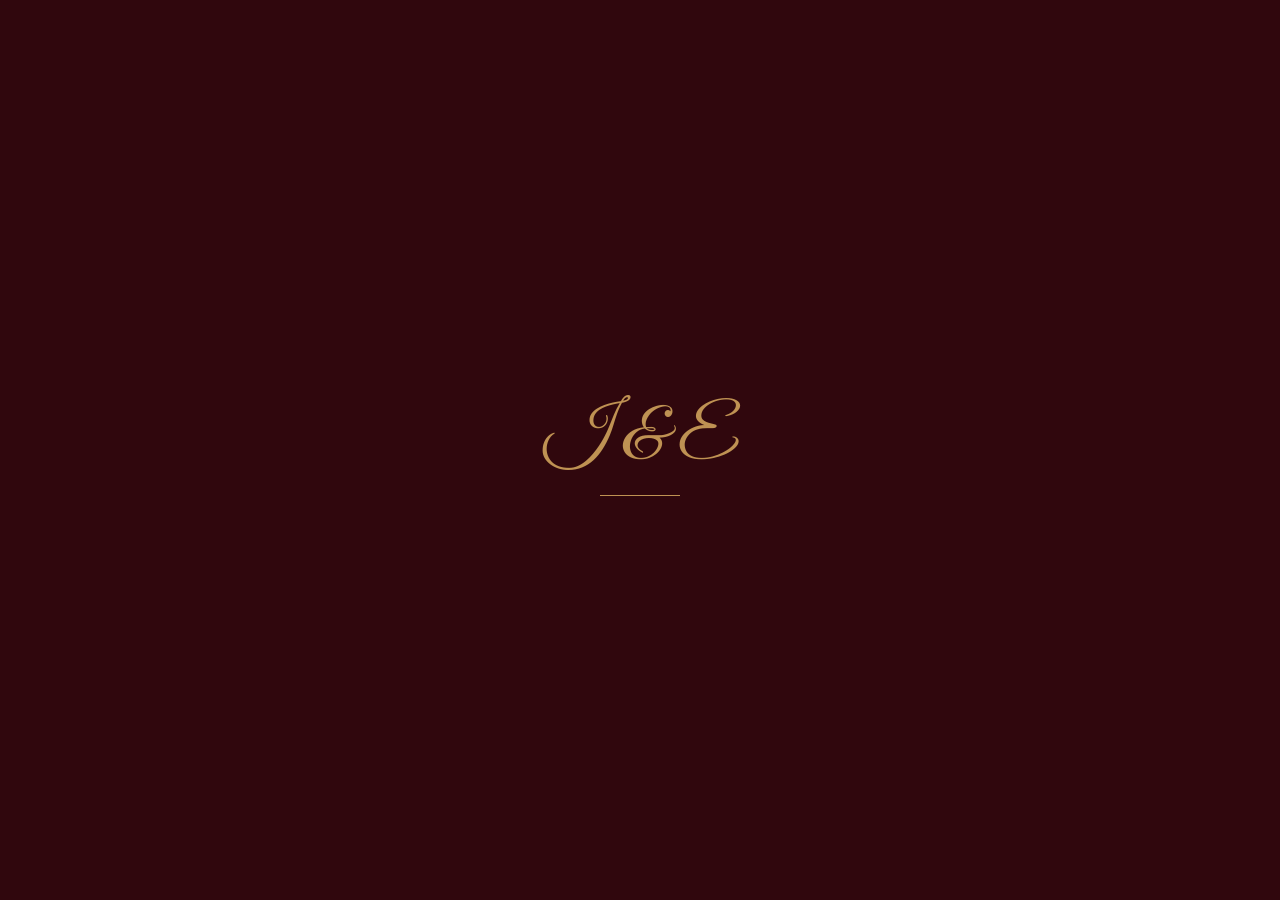
<file: index.html>
<!doctype html>
<html lang="id">
  <head>
    <meta charset="UTF-8" />
    <meta name="viewport" content="width=device-width, initial-scale=1.0" />

    <title>Undangan Pernikahan - Icha & Eming</title>
    <link rel="stylesheet" href="./css/style.css" />
  </head>

  <body>
    <!-- PRELOADER -->
    <div id="preloader">
      <div class="preloader-content">
        <div class="preloader-initials">I & E</div>
        <div class="preloader-line"></div>
      </div>
    </div>

    <main class="container">
      <section class="hero">
        <!-- Background bunga utama -->
        <div class="flower-background" aria-hidden="true"></div>

        <!-- Judul -->
        <header class="cover-heading anim-pop">
          <p class="the-wedding">THE WEDDING OF</p>
          <h1 class="title">
            Icha <span class="and-symbol">&amp;</span> Eming
          </h1>
        </header>

        <!-- Foto pasangan -->
        <div class="cover-photo anim-pop">
          <img src="./assets/bg.png" alt="Icha dan Eming" />
        </div>

        <!-- Informasi tamu -->
        <div class="invitation-box anim-pop">
          <p class="to">
            Kepada Yth:<br />
            Bapak/Ibu/Saudara/i
          </p>

          <div class="guest-name-box">
            <p class="name" id="guestName">Tamu Undangan</p>
          </div>
        </div>

        <!-- Tombol undangan -->
        <button id="openBtn" type="button" class="anim-pop">
          <svg
            width="18"
            height="18"
            viewBox="0 0 24 24"
            fill="none"
            stroke="currentColor"
            stroke-width="2"
            stroke-linecap="round"
            stroke-linejoin="round"
            aria-hidden="true"
          >
            <rect x="2" y="4" width="20" height="16" rx="2" />
            <path d="m22 6-10 7L2 6" />
          </svg>
          Buka Undangan
        </button>

        <!-- RUMAH ADAT BUGIS -->
        <img
          class="bugis-house"
          src="./assets/Ornate Bugis Stilt House Isolated.png"
          alt=""
          aria-hidden="true"
        />

        <!-- Tombol musik -->
        <button id="soundToggle" type="button" aria-label="Atur musik"></button>
      </section>
    </main>

    <!-- JavaScript asli -->
    <script src="./Index.js"></script>

    <script>
      const params = new URLSearchParams(window.location.search);

      const namaTamu = params.get("to");

      document.getElementById("guestName").textContent =
        namaTamu && namaTamu.trim() ? namaTamu.trim() : "Tamu Undangan";
    </script>
  </body>
</html>
</file>
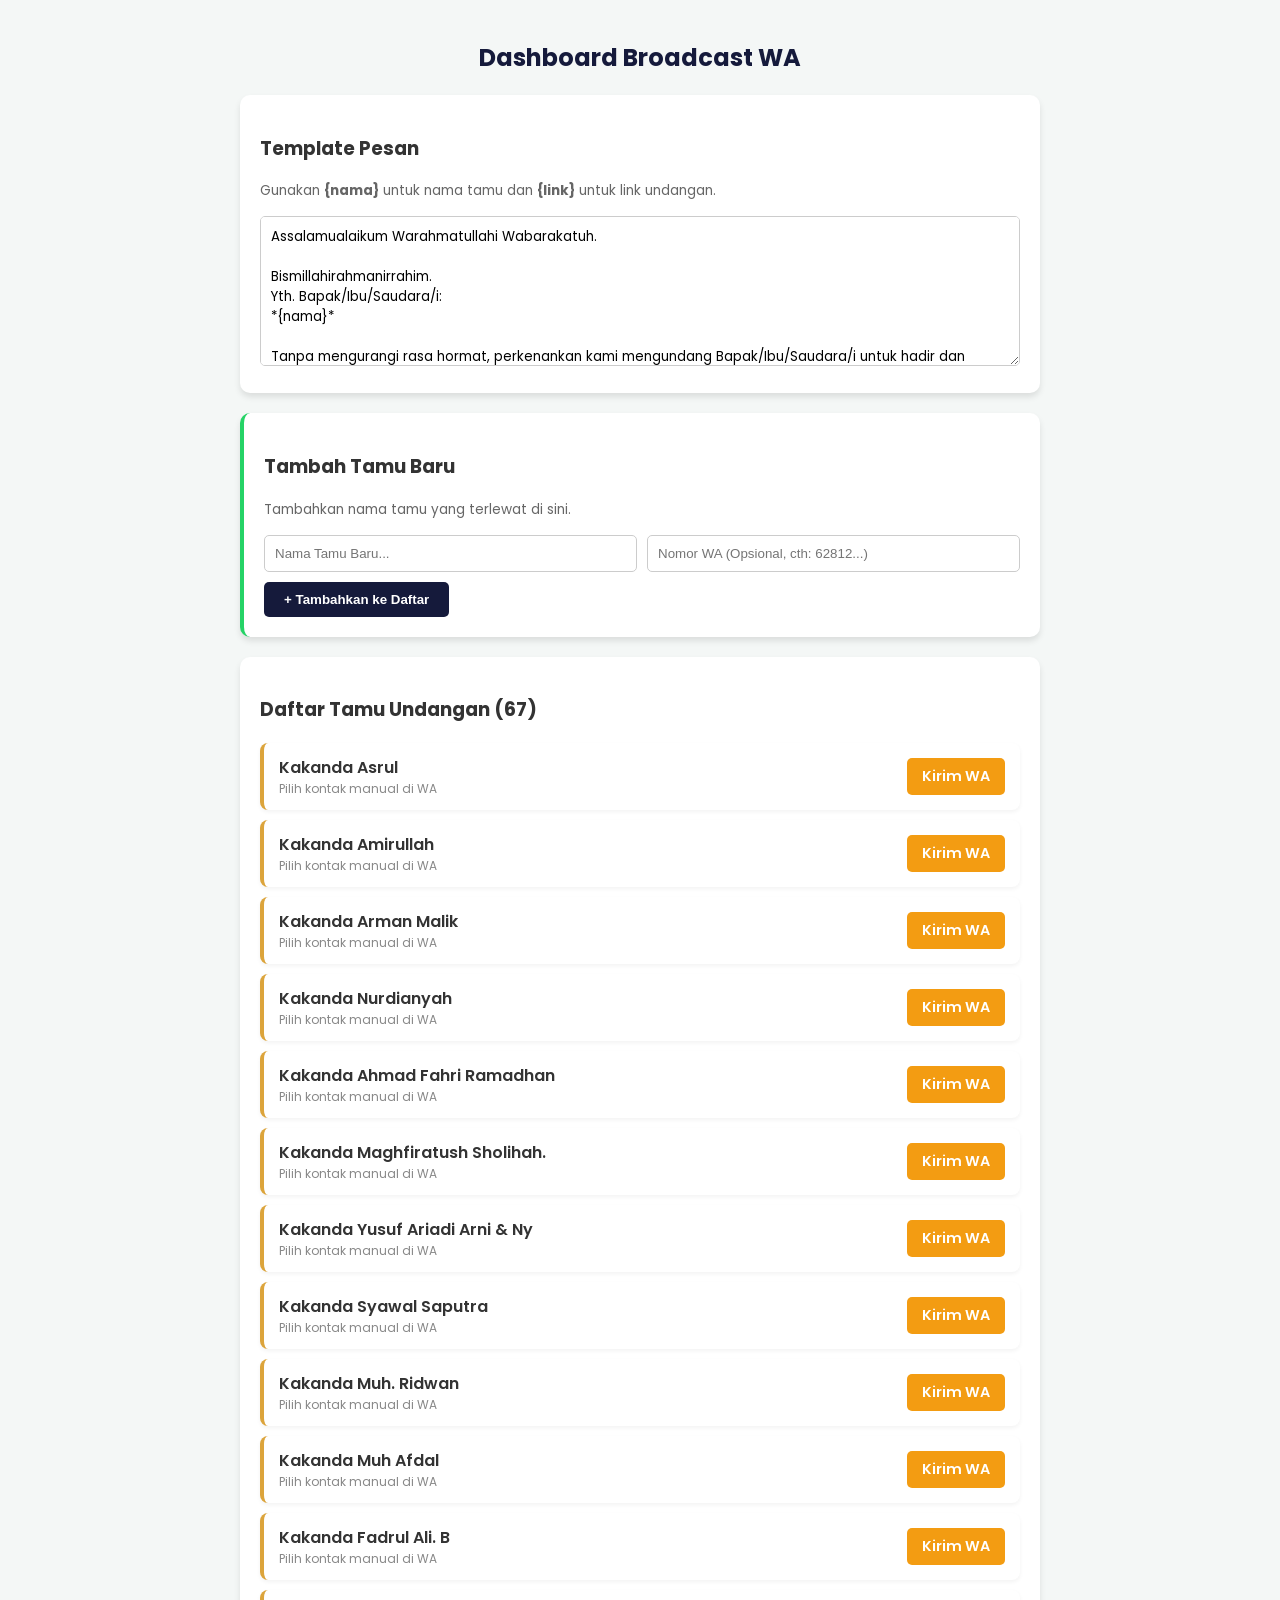
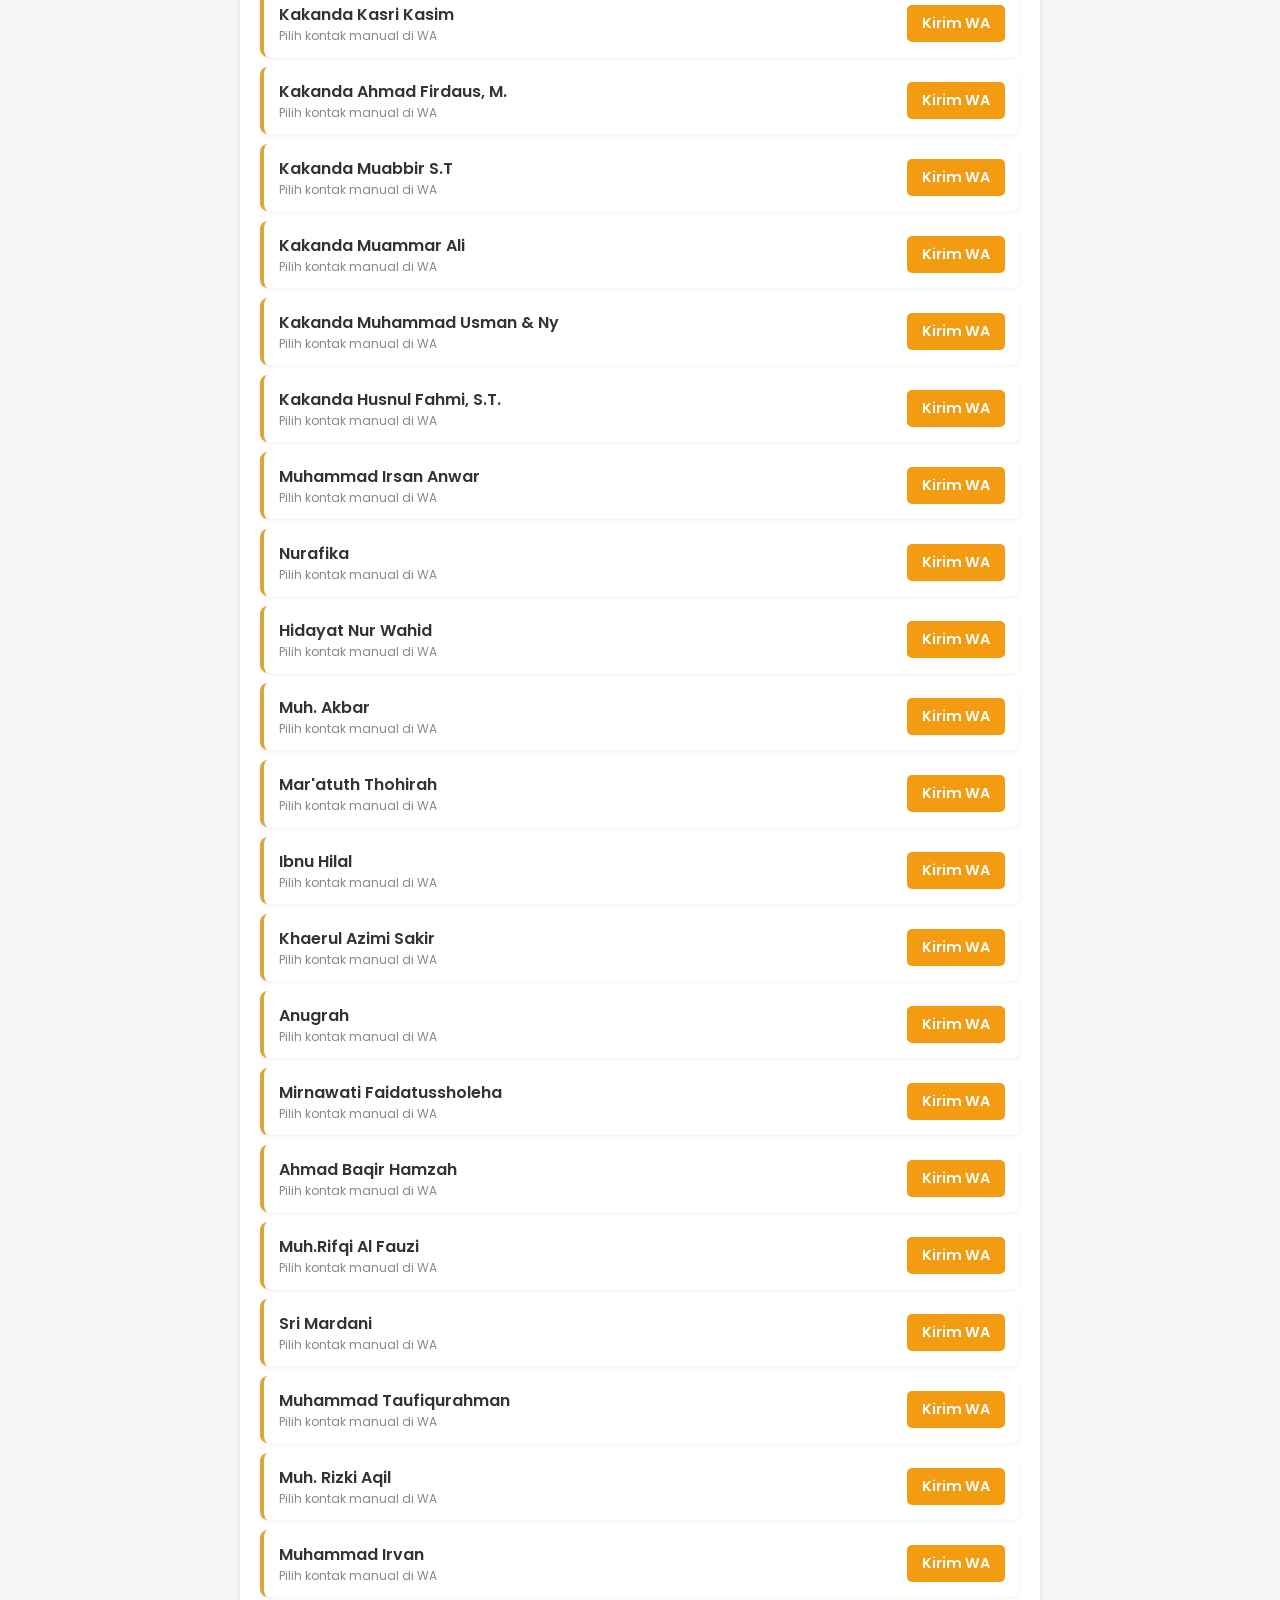
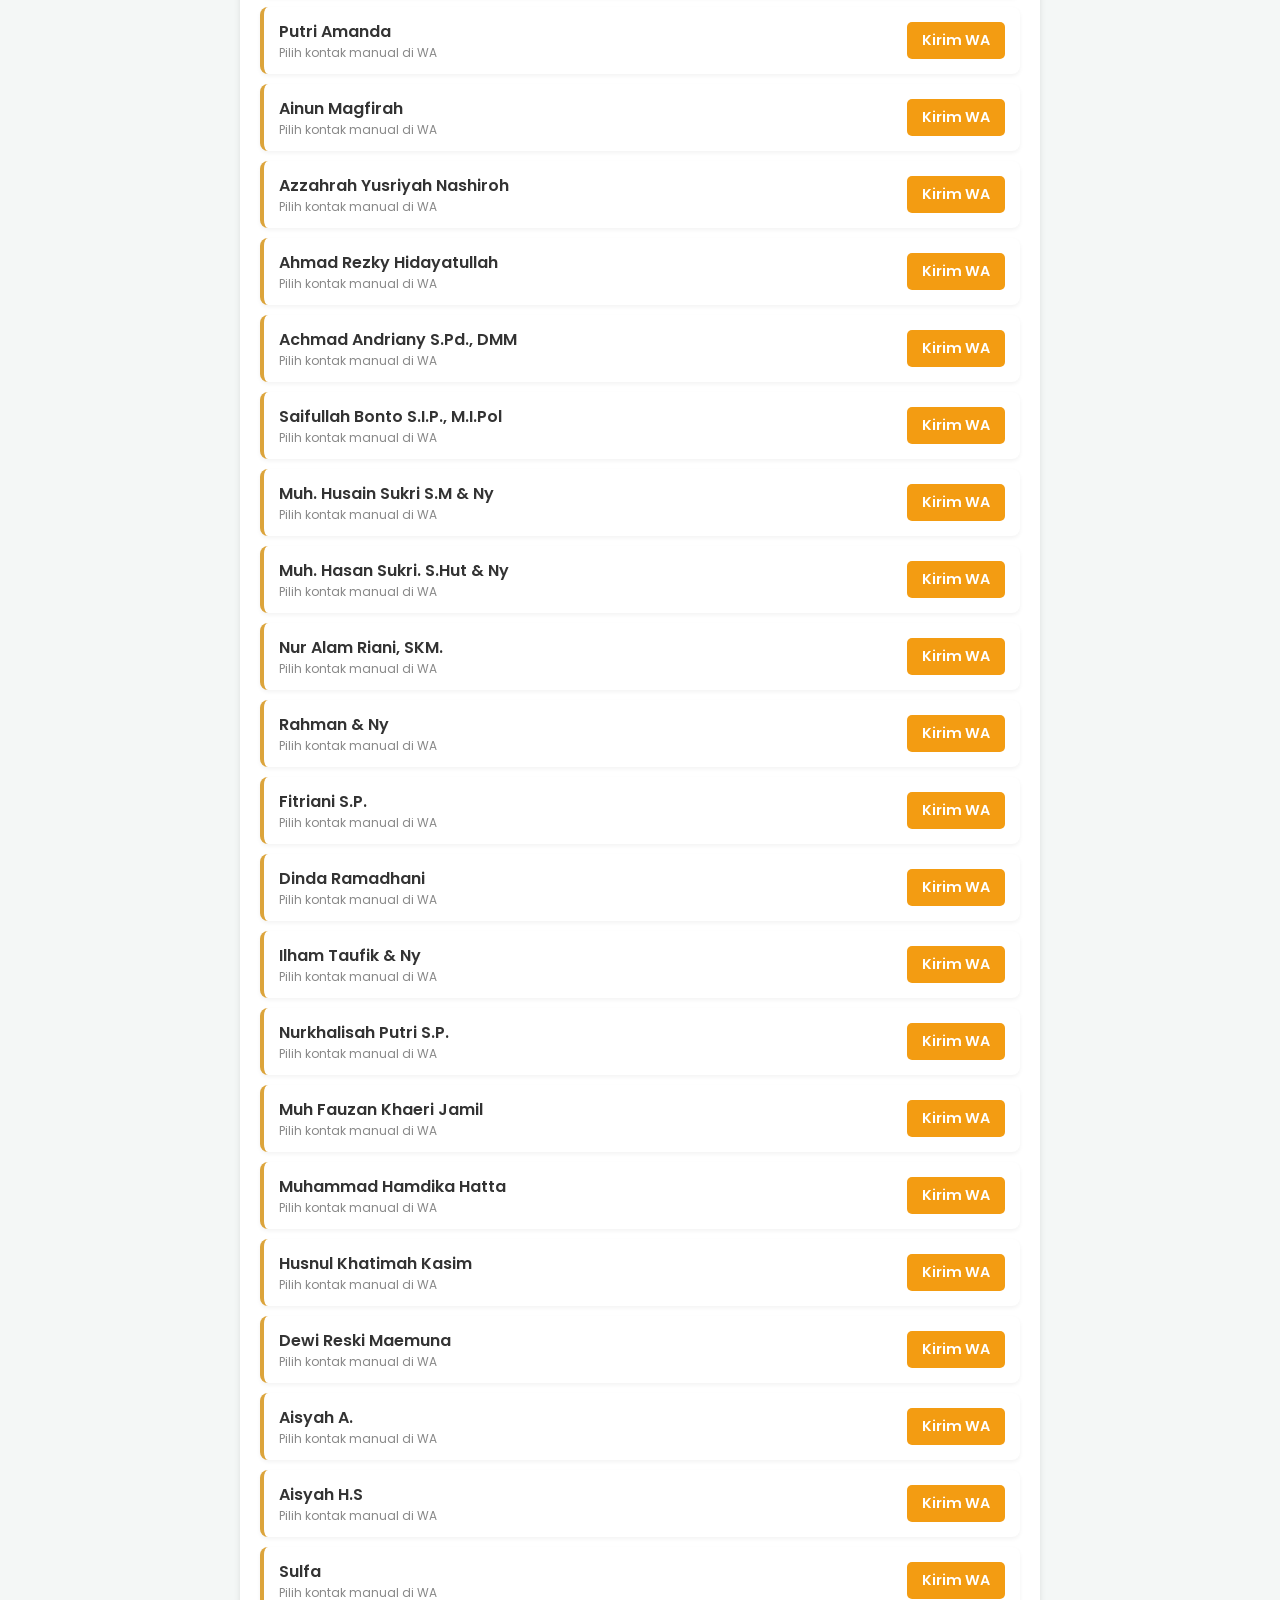
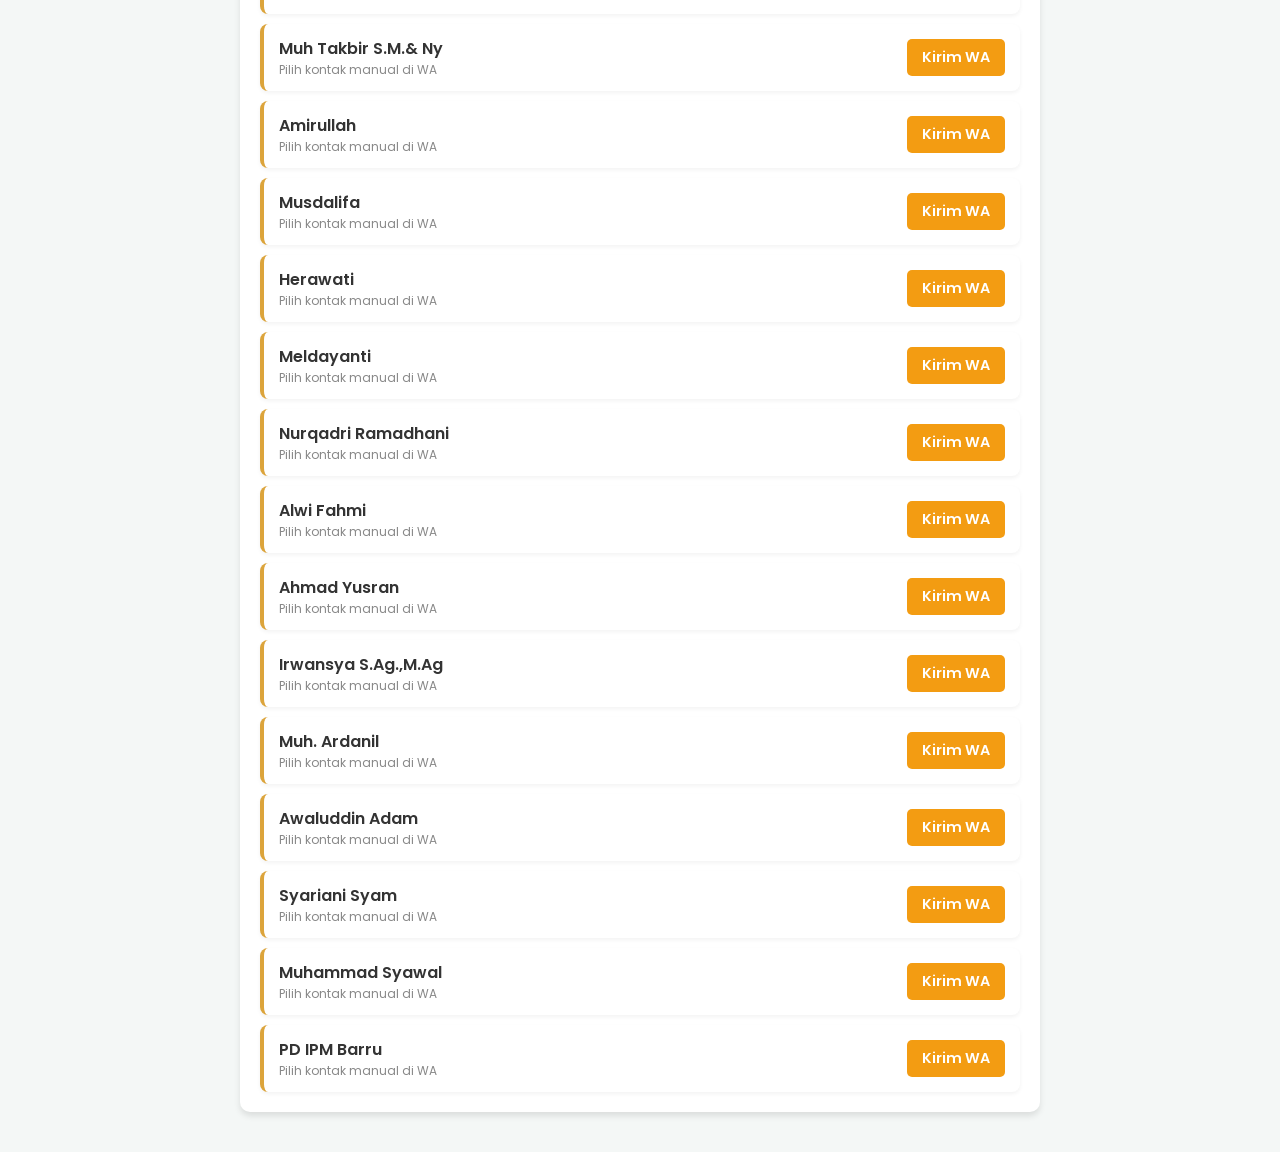
<file: broadcast.html>
<!DOCTYPE html>
<html lang="id">
<head>
  <meta charset="UTF-8">
  <meta name="viewport" content="width=device-width, initial-scale=1.0">
  <title>Generator Broadcast WA - Umma & Mufliha</title>
  <link href="https://fonts.googleapis.com/css2?family=Poppins:wght@400;600&display=swap" rel="stylesheet">
  <style>
    body {
      font-family: 'Poppins', sans-serif;
      background-color: #f4f7f6;
      color: #333;
      padding: 20px;
      max-width: 800px;
      margin: 0 auto;
    }
    h2 { color: #151a3b; text-align: center; }
    .card {
      background: white;
      padding: 20px;
      border-radius: 10px;
      box-shadow: 0 4px 6px rgba(0,0,0,0.1);
      margin-bottom: 20px;
    }
    textarea {
      width: 100%;
      height: 150px;
      padding: 10px;
      border: 1px solid #ccc;
      border-radius: 5px;
      font-family: inherit;
      resize: vertical;
      box-sizing: border-box;
    }
    .guest-list {
      display: flex;
      flex-direction: column;
      gap: 10px;
    }
    .guest-item {
      display: flex;
      justify-content: space-between;
      align-items: center;
      background: #fff;
      padding: 12px 15px;
      border-radius: 8px;
      border-left: 4px solid #dca43b;
      box-shadow: 0 2px 4px rgba(0,0,0,0.05);
    }
    .guest-name { font-weight: 600; }
    .btn-send {
      background-color: #25D366;
      color: white;
      border: none;
      padding: 8px 15px;
      border-radius: 5px;
      cursor: pointer;
      font-weight: 600;
      text-decoration: none;
      font-size: 0.9rem;
      text-align: center;
    }
    .btn-send.manual {
      background-color: #f39c12;
    }
    .info { font-size: 0.85rem; color: #666; margin-bottom: 15px; }
    .input-group {
      display: flex;
      gap: 10px;
      margin-bottom: 10px;
    }
    .input-group input {
      flex: 1;
      padding: 10px;
      border-radius: 5px;
      border: 1px solid #ccc;
    }
    .btn-add {
      background-color: #151a3b;
      color: white;
      border: none;
      padding: 10px 20px;
      border-radius: 5px;
      cursor: pointer;
      font-weight: 600;
    }
    @media (max-width: 600px) {
      .input-group { flex-direction: column; }
      .guest-item { flex-direction: column; align-items: flex-start; gap: 10px; }
      .btn-send { width: 100%; }
    }
  </style>
</head>
<body>

  <h2>Dashboard Broadcast WA</h2>
  
  <div class="card">
    <h3>Template Pesan</h3>
    <p class="info">Gunakan <strong>{nama}</strong> untuk nama tamu dan <strong>{link}</strong> untuk link undangan.</p>
    <textarea id="templateMessage">Assalamualaikum Warahmatullahi Wabarakatuh.

Bismillahirahmanirrahim.
Yth. Bapak/Ibu/Saudara/i:
*{nama}*

Tanpa mengurangi rasa hormat, perkenankan kami mengundang Bapak/Ibu/Saudara/i untuk hadir dan memberikan doa restu pada acara pernikahan kami.

Detail acara dapat dilihat melalui tautan undangan berikut:
{link}

Merupakan suatu kehormatan dan kebahagiaan bagi kami apabila Bapak/Ibu/Saudara/i berkenan hadir.

Wassalamualaikum Warahmatullahi Wabarakatuh.
Hormat kami,
*Umma & Mufliha*</textarea>
  </div>

  <div class="card" style="border-left: 4px solid #25D366;">
    <h3>Tambah Tamu Baru</h3>
    <p class="info">Tambahkan nama tamu yang terlewat di sini.</p>
    <div class="input-group">
      <input type="text" id="newGuestName" placeholder="Nama Tamu Baru...">
      <input type="text" id="newGuestWa" placeholder="Nomor WA (Opsional, cth: 62812...)">
    </div>
    <button class="btn-add" onclick="addGuest()">+ Tambahkan ke Daftar</button>
  </div>

  <div class="card">
    <h3>Daftar Tamu Undangan (<span id="totalTamu">0</span>)</h3>
    <div class="guest-list" id="guestList"></div>
  </div>

  <script>
    // 1. Data bawaan (67 Tamu)
    const tamuDefault = [
      { nama: "Kakanda Asrul", wa: "" }, { nama: "Kakanda Amirullah", wa: "" },
      { nama: "Kakanda Arman Malik", wa: "" }, { nama: "Kakanda Nurdianyah", wa: "" },
      { nama: "Kakanda Ahmad Fahri Ramadhan", wa: "" }, { nama: "Kakanda Maghfiratush Sholihah.", wa: "" },
      { nama: "Kakanda Yusuf Ariadi Arni & Ny", wa: "" }, { nama: "Kakanda Syawal Saputra", wa: "" },
      { nama: "Kakanda Muh. Ridwan", wa: "" }, { nama: "Kakanda Muh Afdal", wa: "" },
      { nama: "Kakanda Fadrul Ali. B", wa: "" }, { nama: "Kakanda Kasri Kasim", wa: "" },
      { nama: "Kakanda Ahmad Firdaus, M.", wa: "" }, { nama: "Kakanda Muabbir S.T", wa: "" },
      { nama: "Kakanda Muammar Ali", wa: "" }, { nama: "Kakanda Muhammad Usman & Ny", wa: "" },
      { nama: "Kakanda Husnul Fahmi, S.T.", wa: "" }, { nama: "Muhammad Irsan Anwar", wa: "" },
      { nama: "Nurafika", wa: "" }, { nama: "Hidayat Nur Wahid", wa: "" },
      { nama: "Muh. Akbar", wa: "" }, { nama: "Mar'atuth Thohirah", wa: "" },
      { nama: "Ibnu Hilal", wa: "" }, { nama: "Khaerul Azimi Sakir", wa: "" },
      { nama: "Anugrah", wa: "" }, { nama: "Mirnawati Faidatussholeha", wa: "" },
      { nama: "Ahmad Baqir Hamzah", wa: "" }, { nama: "Muh.Rifqi Al Fauzi", wa: "" },
      { nama: "Sri Mardani", wa: "" }, { nama: "Muhammad Taufiqurahman", wa: "" },
      { nama: "Muh. Rizki Aqil", wa: "" }, { nama: "Muhammad Irvan", wa: "" },
      { nama: "Putri Amanda", wa: "" }, { nama: "Ainun Magfirah", wa: "" },
      { nama: "Azzahrah Yusriyah Nashiroh", wa: "" }, { nama: "Ahmad Rezky Hidayatullah", wa: "" },
      { nama: "Achmad Andriany S.Pd., DMM", wa: "" }, { nama: "Saifullah Bonto S.I.P., M.I.Pol", wa: "" },
      { nama: "Muh. Husain Sukri S.M & Ny", wa: "" }, { nama: "Muh. Hasan Sukri. S.Hut & Ny", wa: "" },
      { nama: "Nur Alam Riani, SKM.", wa: "" }, { nama: "Rahman & Ny", wa: "" },
      { nama: "Fitriani S.P.", wa: "" }, { nama: "Dinda Ramadhani", wa: "" },
      { nama: "Ilham Taufik & Ny", wa: "" }, { nama: "Nurkhalisah Putri S.P.", wa: "" },
      { nama: "Muh Fauzan Khaeri Jamil", wa: "" }, { nama: "Muhammad Hamdika Hatta", wa: "" },
      { nama: "Husnul Khatimah Kasim", wa: "" }, { nama: "Dewi Reski Maemuna", wa: "" },
      { nama: "Aisyah A.", wa: "" }, { nama: "Aisyah H.S", wa: "" },
      { nama: "Sulfa", wa: "" }, { nama: "Muh Takbir S.M.& Ny", wa: "" },
      { nama: "Amirullah", wa: "" }, { nama: "Musdalifa", wa: "" },
      { nama: "Herawati", wa: "" }, { nama: "Meldayanti", wa: "" },
      { nama: "Nurqadri Ramadhani", wa: "" }, { nama: "Alwi Fahmi", wa: "" },
      { nama: "Ahmad Yusran", wa: "" }, { nama: "Irwansya S.Ag.,M.Ag", wa: "" },
      { nama: "Muh. Ardanil", wa: "" }, { nama: "Awaluddin Adam", wa: "" },
      { nama: "Syariani Syam", wa: "" }, { nama: "Muhammad Syawal", wa: "" },
      { nama: "PD IPM Barru", wa: "" }
    ];

    // 2. Ambil data tamu tambahan dari Local Storage (jika ada)
    let tamuTambahan = JSON.parse(localStorage.getItem("tamuTambahan")) || [];
    
    // 3. Gabungkan data bawaan dan data tambahan
    let tamu = [...tamuDefault, ...tamuTambahan];

    const baseUrl = "https://syawal07.github.io/wedding-ummamufliha/?to=";
    const guestListContainer = document.getElementById("guestList");

    function renderGuests() {
      guestListContainer.innerHTML = "";
      const template = document.getElementById("templateMessage").value;

      tamu.forEach((guest, index) => {
        const encodedNameUrl = encodeURIComponent(guest.nama);
        const linkUndangan = baseUrl + encodedNameUrl;

        let pesanText = template.replace(/{nama}/g, guest.nama).replace(/{link}/g, linkUndangan);
        const encodedMessage = encodeURIComponent(pesanText);
        
        let waLink = guest.wa && guest.wa.trim() !== "" 
          ? `https://wa.me/${guest.wa}?text=${encodedMessage}` 
          : `https://wa.me/?text=${encodedMessage}`;

        const div = document.createElement("div");
        div.className = "guest-item";
        
        // Tambahkan tombol "Hapus" hanya untuk tamu tambahan (bukan default)
        let deleteBtn = index >= tamuDefault.length 
          ? `<button onclick="deleteGuest(${index})" style="margin-left:10px; background:transparent; border:none; color:red; cursor:pointer; font-weight:bold;">X</button>` 
          : '';

        div.innerHTML = `
          <div style="display: flex; flex-direction: column;">
            <span class="guest-name">${guest.nama} ${deleteBtn}</span>
            <span style="font-size: 0.75rem; color: #888;">${guest.wa ? '+' + guest.wa : 'Pilih kontak manual di WA'}</span>
          </div>
          <a href="${waLink}" target="_blank" class="btn-send ${!guest.wa ? 'manual' : ''}">
            ${guest.wa ? 'Kirim Langsung' : 'Kirim WA'}
          </a>
        `;
        guestListContainer.appendChild(div);
      });
      document.getElementById("totalTamu").innerText = tamu.length;
    }

    function addGuest() {
      const nameInput = document.getElementById("newGuestName");
      const waInput = document.getElementById("newGuestWa");
      
      const newName = nameInput.value.trim();
      const newWa = waInput.value.trim();

      if (newName === "") {
        alert("Nama tamu tidak boleh kosong!");
        return;
      }

      // Tambahkan ke array tamu tambahan
      tamuTambahan.push({ nama: newName, wa: newWa });
      
      // Simpan ke Local Storage
      localStorage.setItem("tamuTambahan", JSON.stringify(tamuTambahan));
      
      // Perbarui array utama
      tamu = [...tamuDefault, ...tamuTambahan];

      nameInput.value = "";
      waInput.value = "";
      
      renderGuests();
    }

    // Fitur baru: Menghapus tamu tambahan
    function deleteGuest(index) {
      if(confirm("Hapus tamu ini dari daftar?")) {
        const indexTambahan = index - tamuDefault.length;
        tamuTambahan.splice(indexTambahan, 1);
        localStorage.setItem("tamuTambahan", JSON.stringify(tamuTambahan));
        tamu = [...tamuDefault, ...tamuTambahan];
        renderGuests();
      }
    }

    renderGuests();
    document.getElementById("templateMessage").addEventListener("input", renderGuests);
  </script>

</body>
</html>
</file>
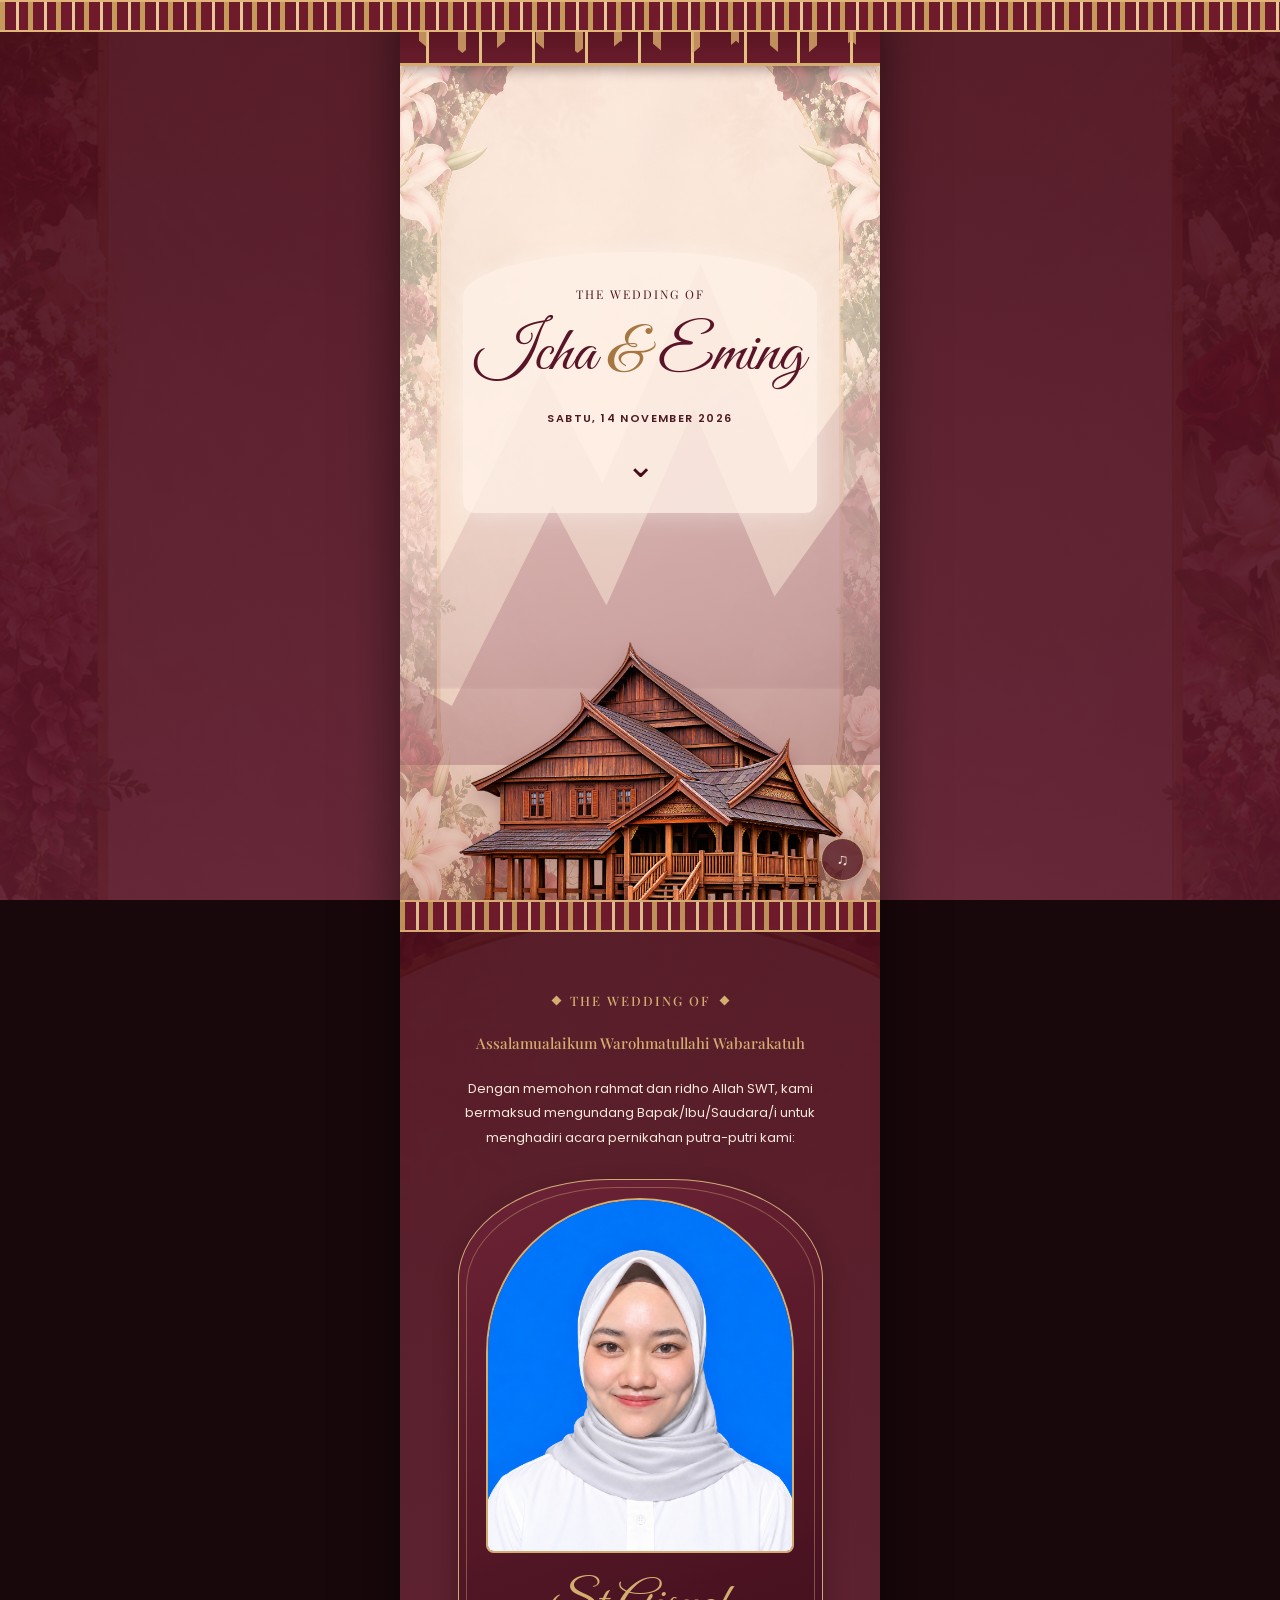
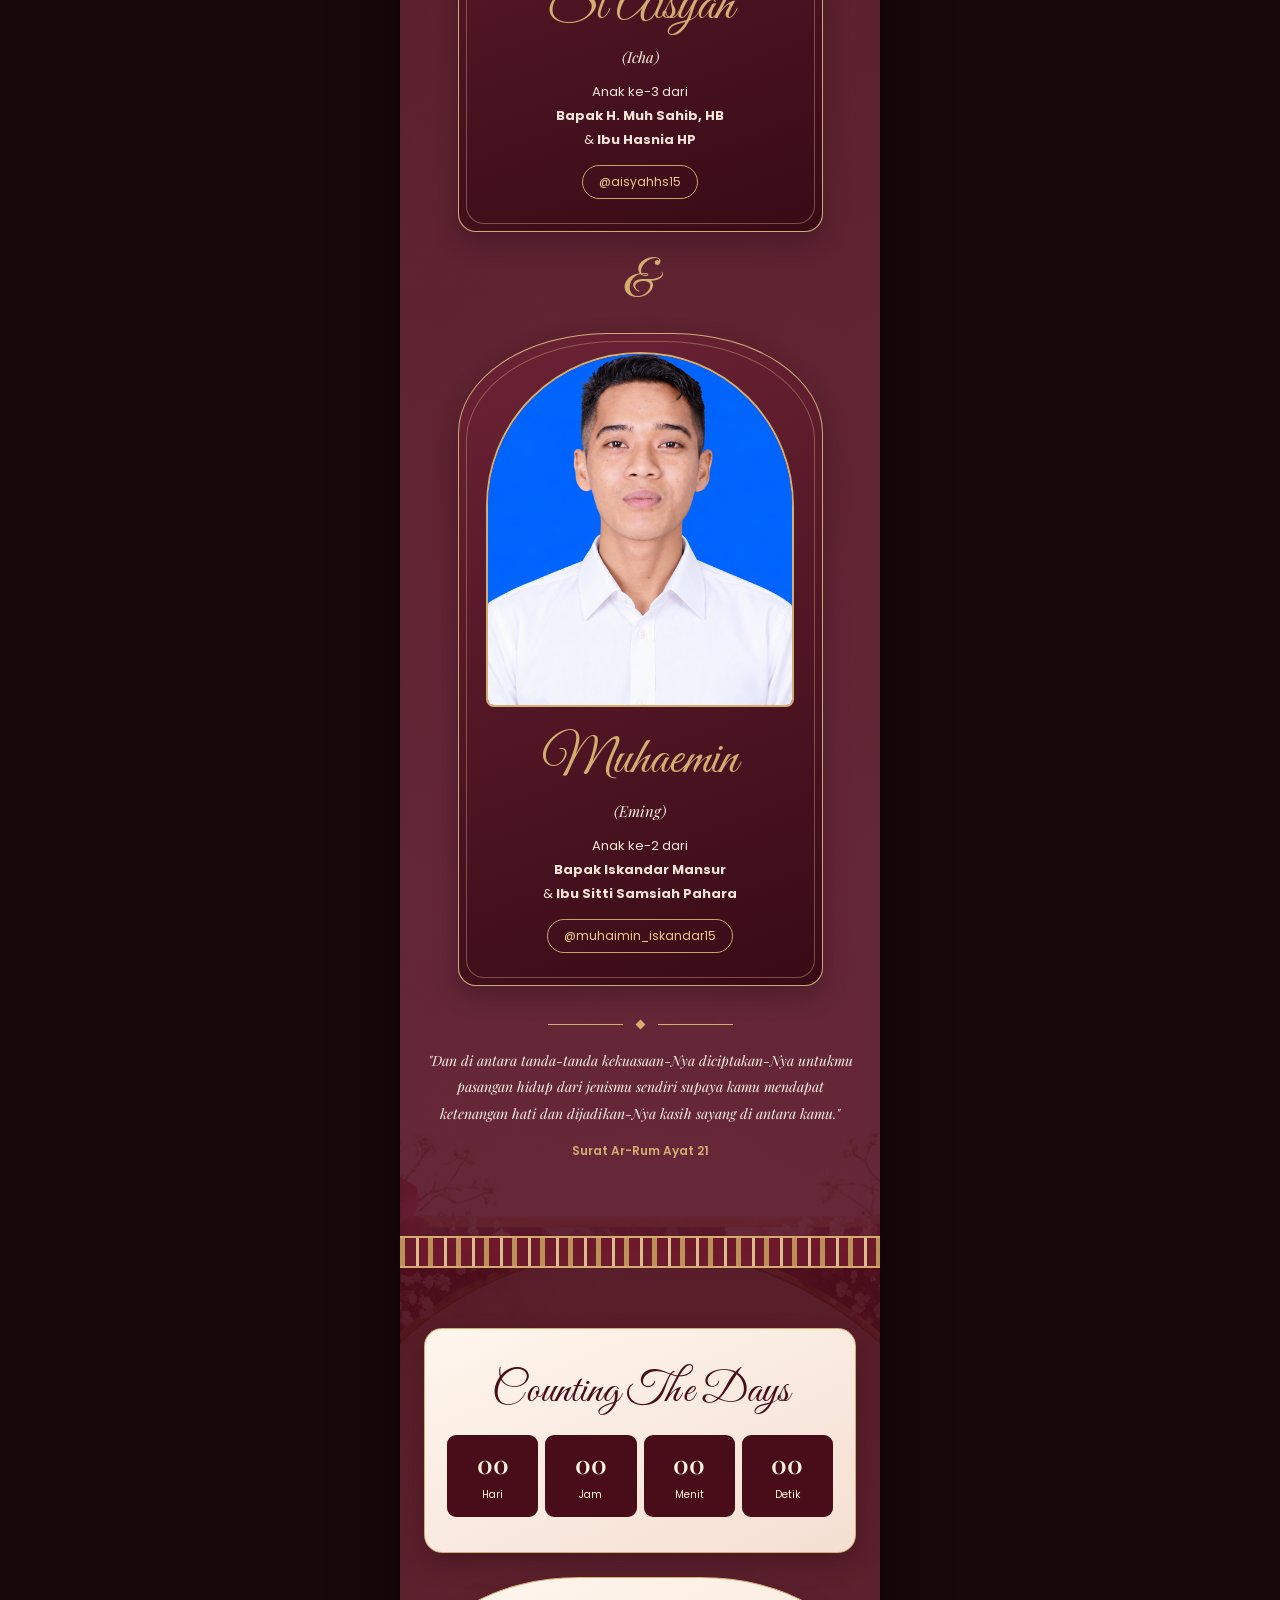
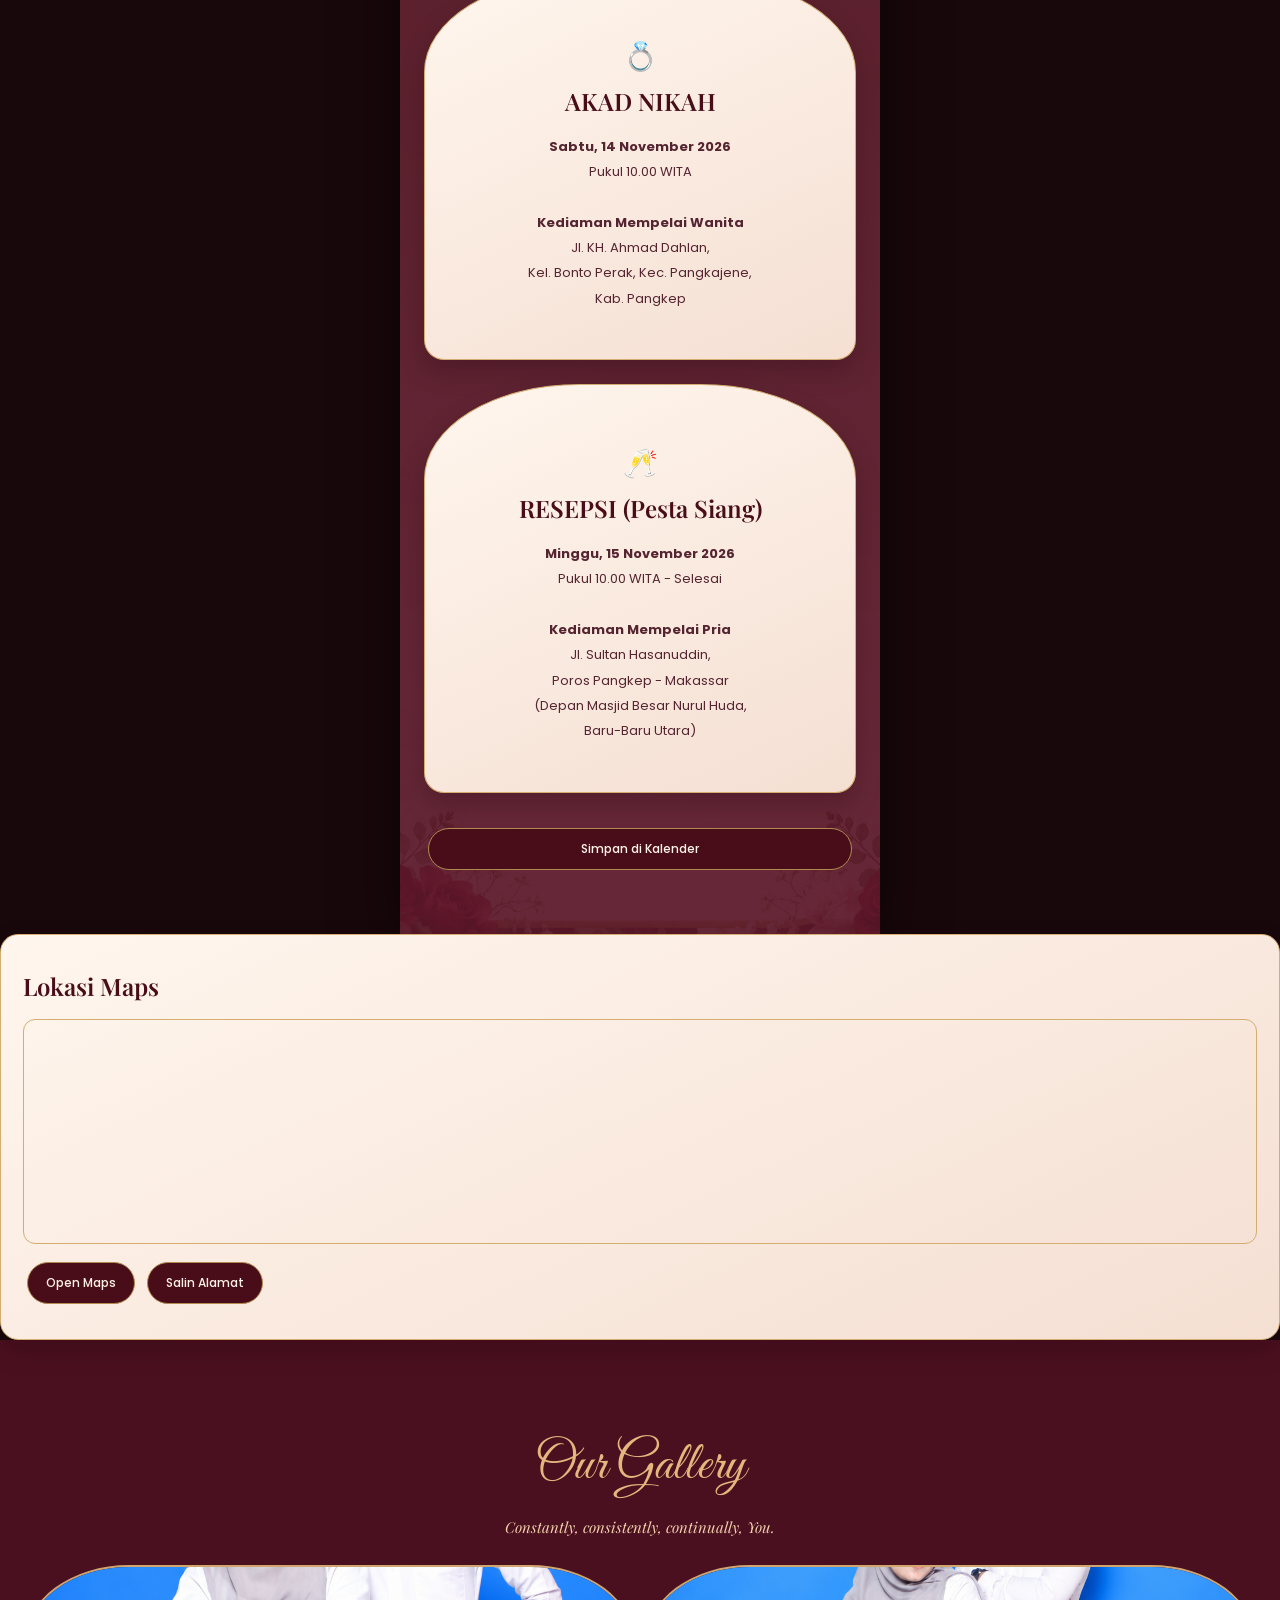
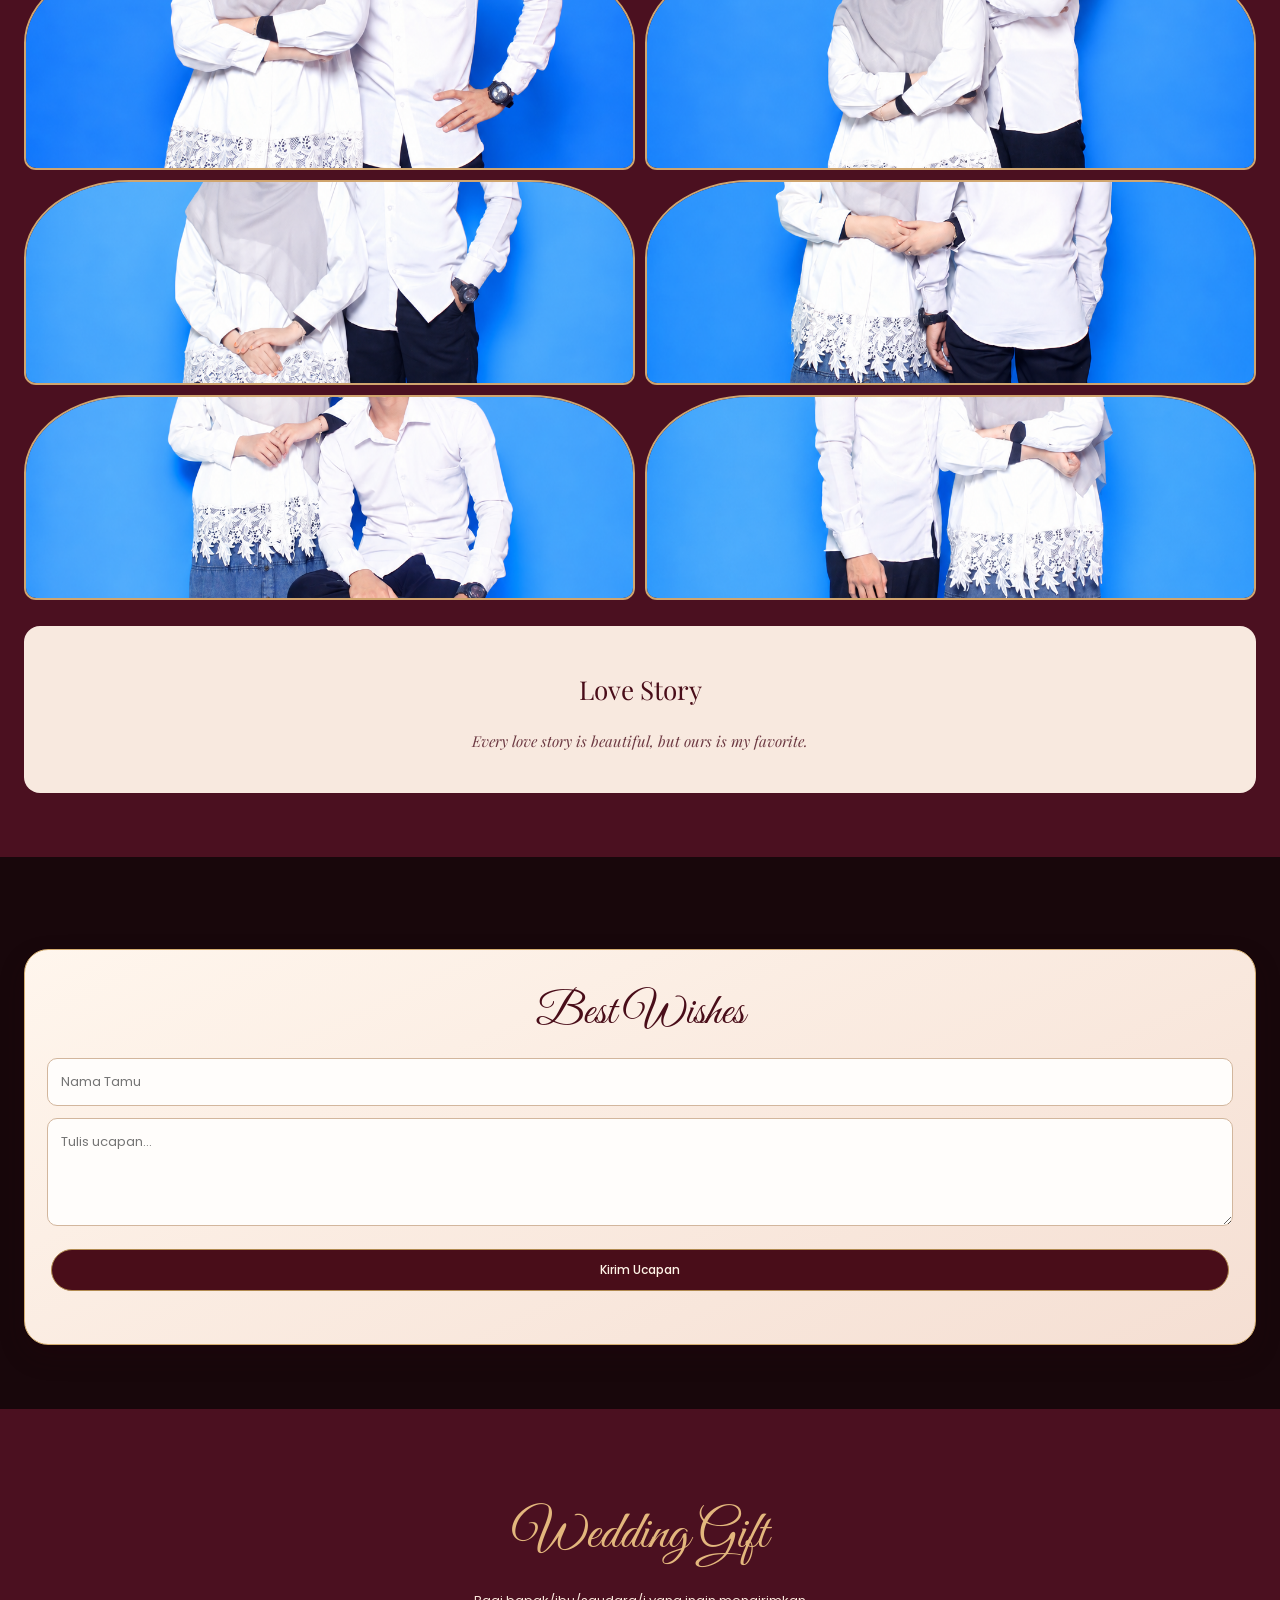
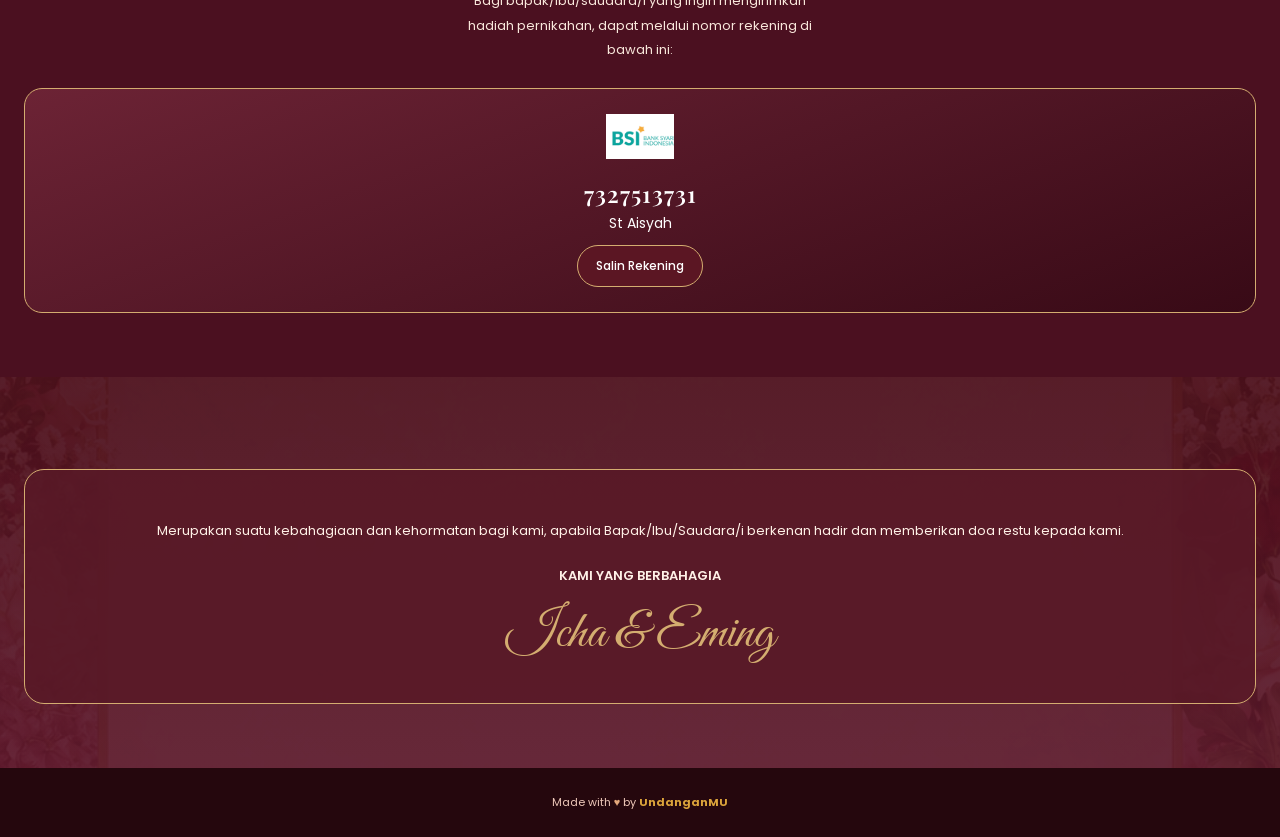
<file: invitation.html>
<!DOCTYPE html>

<html lang="id">
<head>
<meta charset="utf-8"/>
<meta content="width=device-width, initial-scale=1.0" name="viewport"/>
<title>Undangan Pernikahan - Icha &amp; Eming</title>
<link href="./css/invitation.css" rel="stylesheet"/>
<meta content="#490c16" name="theme-color"/></head>
<body>
<!-- Preloader -->
<div id="preloader">
<div class="preloader-content">
<div class="preloader-initials">I &amp; E</div>
<div class="preloader-line"></div>
</div>
</div>
<div class="container invitation-shell"><section aria-label="Pembuka undangan" class="opening-scene"><div aria-hidden="true" class="traditional-band"></div><div aria-hidden="true" class="mountain-scene"><span class="mountain mountain-back"></span><span class="mountain mountain-front"></span></div><div class="opening-content"><p class="scene-label">The Wedding Of</p><h1>Icha <span>&amp;</span> Eming</h1><p class="scene-date">SABTU, 14 NOVEMBER 2026</p><a aria-label="Lihat informasi pasangan" class="scene-scroll" href="#couple">⌄</a></div><img alt="Ilustrasi rumah adat Bugis" class="scene-house" src="./assets/Ornate Bugis Stilt House Isolated.png"/></section>
<section class="main-invitation text-box" id="couple">
<div class="cultural-badge anim-pop" style="animation-delay: 0.2s">
<span class="diamond"></span>
<span class="badge-text">THE WEDDING OF</span>
<span class="diamond"></span>
</div>
<p class="greeting anim-pop" style="animation-delay: 0.4s">Assalamualaikum Warohmatullahi Wabarakatuh</p>
<p class="invitation-text anim-pop" style="animation-delay: 0.6s">
          Dengan memohon rahmat dan ridho Allah SWT, kami bermaksud mengundang Bapak/Ibu/Saudara/i untuk menghadiri acara pernikahan putra-putri kami:
        </p>
<!-- Profil Pengantin -->
<div class="profile-cards">
<!-- Mempelai Wanita -->
<div class="profile-card arch-photo-card anim-pop heritage-profile" style="animation-delay: 0.8s">
<div class="photo-wrapper">
<img alt="Icha" loading="lazy" src="./assets/icha.PNG"/>
</div>
<h2 class="name gold">St Aisyah</h2>
<p class="nickname">(Icha)</p>
<p class="desc">
              Anak ke-3 dari<br/>
<strong>Bapak H. Muh Sahib, HB</strong><br/>
              &amp; <strong>Ibu Hasnia HP</strong>
</p>
<div class="instagram-tag">@aisyahhs15</div>
</div>
<div class="and-symbol anim-pop" style="animation-delay: 1s">&amp;</div>
<!-- Mempelai Pria -->
<div class="profile-card arch-photo-card anim-pop heritage-profile" style="animation-delay: 1.2s">
<div class="photo-wrapper">
<img alt="Eming" loading="lazy" src="./assets/eming.PNG"/>
</div>
<h2 class="name gold">Muhaemin</h2>
<p class="nickname">(Eming)</p>
<p class="desc">
              Anak ke-2 dari<br/>
<strong>Bapak Iskandar Mansur</strong><br/>
              &amp; <strong>Ibu Sitti Samsiah Pahara</strong>
</p>
<div class="instagram-tag">@muhaimin_iskandar15</div>
</div>
</div>
<div class="divider-container anim-pop" style="animation-delay: 1.4s">
<div class="gold-line"></div>
<span class="diamond-large"></span>
<div class="gold-line"></div>
</div>
<p class="quote anim-pop" style="animation-delay: 1.6s">
          "Dan di antara tanda-tanda kekuasaan-Nya diciptakan-Nya untukmu pasangan hidup dari jenismu sendiri supaya kamu mendapat ketenangan hati dan dijadikan-Nya kasih sayang di antara kamu."
        </p>
<p class="surah anim-pop" style="animation-delay: 1.8s">Surat Ar-Rum Ayat 21</p>
</section>
<!-- Menuju Hari Bahagia -->
<section class="events-section">
<div class="section-card anim-pop" style="animation-delay: 0.2s">
<h2 class="heading">Counting The Days</h2>
<div class="countdown">
<div><span id="days">00</span><small>Hari</small></div>
<div><span id="hours">00</span><small>Jam</small></div>
<div><span id="minutes">00</span><small>Menit</small></div>
<div><span id="seconds">00</span><small>Detik</small></div>
</div>
</div>

<!-- =====================================
     AKAD NIKAH & RESEPSI MEMPELAI PRIA
===================================== -->

<!-- AKAD NIKAH -->
<div class="section-card arch-event-card anim-pop"
     style="animation-delay: 0.4s">

  <div class="event-icon">💍</div>

  <h2 class="heading">AKAD NIKAH</h2>

  <p class="event-detail">
    <strong>Sabtu, 14 November 2026</strong><br>
    Pukul 10.00 WITA<br><br>

    <strong>Kediaman Mempelai Wanita</strong><br>
    Jl. KH. Ahmad Dahlan,<br>
    Kel. Bonto Perak, Kec. Pangkajene,<br>
    Kab. Pangkep
  </p>

</div>

<!-- RESEPSI MEMPELAI PRIA -->
<div class="section-card arch-event-card anim-pop"
     style="animation-delay: 0.6s">

  <div class="event-icon">🥂</div>

  <h2 class="heading">RESEPSI (Pesta Siang)</h2>

  <p class="event-detail">
    <strong>Minggu, 15 November 2026</strong><br>
    Pukul 10.00 WITA - Selesai<br><br>

    <strong>Kediaman Mempelai Pria</strong><br>
    Jl. Sultan Hasanuddin,<br>
    Poros Pangkep - Makassar<br>
    (Depan Masjid Besar Nurul Huda,<br>
    Baru-Baru Utara)
  </p>

</div>

<a class="calendar-button" href="https://calendar.google.com/calendar/render?action=TEMPLATE&amp;text=Pernikahan%20Icha%20%26%20Eming&amp;dates=20261114T020000Z%2F20261114T060000Z&amp;details=Menghadiri%20acara%20Pernikahan%20Icha%20%26%20Eming&amp;location=Jln%20Kh%20Ahmad%20Dahlan%2C%20Kel.%20Bonto%20Perak%2C%20Kec.%20Pangkajene%2C%20Kab.%20Pangkep" rel="noopener noreferrer" target="_blank">Simpan di Kalender</a>
</div>
<div class="section-card anim-pop" style="animation-delay: 0.8s">
<h2 class="heading">Lokasi Maps</h2>
<iframe allowfullscreen="" class="map" loading="lazy" src="https://maps.google.com/maps?q=Jalan%20KH%20Ahmad%20Dahlan%20Pangkajene&amp;t=&amp;z=15&amp;ie=UTF8&amp;iwloc=&amp;output=embed"></iframe>
<a class="map-button" href="https://www.google.com/maps/search/?api=1&amp;query=Jln+KH+Ahmad+Dahlan+Bonto+Perak+Pangkajene+Pangkep" rel="noopener noreferrer" target="_blank">Open Maps</a>
<button class="copy-address-button" id="copyAddress">Salin Alamat</button>
</div>
</section>
<!-- Love Story & Gallery -->
<section class="love-story-section">
<h1 class="moment-heading anim-pop">Our Gallery</h1>
<p class="story-quote anim-pop" style="margin-bottom: 20px;">Constantly, consistently, continually, You.</p>
<div class="story-grid anim-pop" style="animation-delay: 0.2s">
<div class="story-img"><img alt="Story 1" loading="lazy" src="./assets/gal1.PNG"/></div>
<div class="story-img"><img alt="Story 2" loading="lazy" src="./assets/gal2.PNG"/></div>
<div class="story-img"><img alt="Story 3" loading="lazy" src="./assets/gal3.PNG"/></div>
<div class="story-img"><img alt="Story 4" loading="lazy" src="./assets/gal4.PNG"/></div>
<div class="story-img"><img alt="Story 4" loading="lazy" src="./assets/gal5.PNG"/></div>
<div class="story-img"><img alt="Story 4" loading="lazy" src="./assets/gal6.PNG"/></div>
</div>
<div class="story-text-card anim-pop" style="animation-delay: 0.4s">
<h2 class="heading-story">Love Story</h2>
<p class="story-quote">Every love story is beautiful, but ours is my favorite.</p>
</div>
</section>
<!-- RSVP -->
<section class="rsvp-section card-wrapper">
<div class="section-card anim-pop">
<h2 class="rsvp-heading">Best Wishes</h2>
<form id="rsvpForm">
<input id="name" placeholder="Nama Tamu" required="" type="text"/>
<textarea id="message" placeholder="Tulis ucapan..." required=""></textarea>
<button type="submit">Kirim Ucapan</button>
</form><div aria-live="polite" class="wishes-list" id="wishesList"></div>
</div>
</section>
<!-- Wedding Gift -->
<section class="gift-section">
<h2 class="gift-heading anim-pop" style="animation-delay: 0.2s">Wedding Gift</h2>
<p class="invitation-text anim-pop" style="margin-bottom: 25px;">Bagi bapak/ibu/saudara/i yang ingin mengirimkan hadiah pernikahan, dapat melalui nomor rekening di bawah ini:</p>
<div class="gift-list">
<div class="gift-item anim-pop" style="animation-delay: 0.4s">
<img alt="BSI" class="bank-logo" loading="lazy" src="./assets/bsi.png">
<div class="bank-info">
<p class="account-number" id="rek1">7327513731</p>
<p class="bank-name">St Aisyah</p>
<button onclick="copyRekening('rek1')">Salin Rekening</button>
</div>
</img></div>
</div>
</section>
<!-- Closing -->
<div class="closing-wrapper">
<div class="closing-card anim-pop">
<p>Merupakan suatu kebahagiaan dan kehormatan bagi kami, apabila Bapak/Ibu/Saudara/i berkenan hadir dan memberikan doa restu kepada kami.</p>
<p style="margin-top:20px; font-weight: 600;">KAMI YANG BERBAHAGIA</p>
<div class="closing-names">
<span class="gold-text">Icha &amp; Eming</span>
</div>
</div>
</div>
<footer class="site-footer">
<p>Made with <span class="love">♥</span> by <strong style="color:#dca43b;">UndanganMU</strong></p>
</footer>
</div>
<audio id="bgMusic" loop="">
<source src="assets/audio.mp3" type="audio/mpeg"/>
</audio>
<button aria-label="Aktifkan atau nonaktifkan musik" id="soundToggle" type="button">🔊</button>


<script defer="" src="./invitation.js"></script></body>
</html>
</file>
<file: css/style.css>
@import url('https://fonts.googleapis.com/css2?family=Great+Vibes&family=Playfair+Display:wght@400;500;600&family=Poppins:wght@400;500;600&display=swap');

/* =====================================
   PENGATURAN DASAR
===================================== */

:root {
  --burgundy: #52151c;
  --gold: #bf9253;
  --cream: #f7e8e3;
}

* {
  box-sizing: border-box;
}

html,
body {
  margin: 0;
  padding: 0;
  min-height: 100%;
  background: #26060b;
  font-family: 'Poppins', sans-serif;
}

/* =====================================
   CONTAINER UTAMA
===================================== */

.container {
  width: 100%;
  max-width: 480px;
  height: 100vh;
  height: 100dvh;
  margin: 0 auto;
  position: relative;
  overflow: hidden;
  background: var(--cream);
  box-shadow: 0 0 30px rgba(0, 0, 0, 0.4);
}

.hero {
  width: 100%;
  height: 100%;
  position: relative;
  isolation: isolate;
  overflow: hidden;
}

/* =====================================
   1. BACKGROUND BUNGA
===================================== */

.flower-background {
  position: absolute;
  inset: 0;
  z-index: 0;

  background-image:
    url('../assets/Romantic Floral Archway Border.png');

  background-size: 100% 100%;
  background-repeat: no-repeat;
  background-position: center;

  pointer-events: none;
}

/* =====================================
   2. JUDUL PERNIKAHAN
===================================== */

.cover-heading {
  position: absolute;
  top: 11%;
  left: 11%;
  width: 78%;
  z-index: 3;
  text-align: center;
}

.the-wedding {
  font-family: 'Playfair Display', serif;
  font-size: clamp(10px, 2.7vw, 13px);
  letter-spacing: 1.4px;
  font-weight: 400;
  color: #462026;
  margin: 0 0 5px;
}

.title {
  font-family: 'Great Vibes', cursive;
  font-size: clamp(38px, 10vw, 54px);
  font-weight: 400;
  line-height: 1.25;
  margin: 0;
  color: var(--burgundy);
  white-space: nowrap;
}

.and-symbol {
  font-size: 0.78em;
  color: #71313a;
  margin: 0 3px;
}

/* =====================================
   3. FOTO PENGANTIN
   DIPERBESAR SEDIKIT
===================================== */

.cover-photo {
  position: absolute;

  /* Posisi sedikit lebih tinggi */
  top: 24.5%;
  left: 50%;
  transform: translateX(-50%);

  /* Bingkai diperbesar sedikit */
  width: 51%;
  height: 33%;

  z-index: 4;

  border: 2px solid var(--gold);
  border-radius: 48% 48% 0 0 / 29% 29% 0 0;

  overflow: hidden;
  background: #ecddda;

  box-shadow: 0 5px 14px rgba(65, 23, 28, 0.12);
}

.cover-photo img {
  display: block;
  width: 100%;
  height: 100%;

  object-fit: contain;
  object-position: center bottom;

  /* Zoom ringan agar pasangan lebih menonjol */
  transform: scale(1.11);
  transform-origin: center bottom;
}

/* =====================================
   4. INFORMASI TAMU
===================================== */

.invitation-box {
  position: absolute;

  /* Diberi jarak dari bagian bawah foto */
  top: 62%;
  left: 12%;
  width: 76%;

  z-index: 5;
  text-align: center;
}

.to {
  font-family: 'Playfair Display', serif;
  font-size: clamp(12px, 3.25vw, 15px);
  font-weight: 400;
  line-height: 1.65;

  color: #431a20;
  margin: 0 0 8px;
}

.guest-name-box {
  display: flex;
  align-items: center;
  justify-content: center;

  min-height: 30px;
  padding: 0 5px;
}

.name {
  margin: 0;

  font-family: 'Playfair Display', serif;
  font-size: clamp(15px, 3.8vw, 19px);
  font-weight: 500;

  color: var(--burgundy);
  overflow-wrap: anywhere;
}

/* =====================================
   5. TOMBOL BUKA UNDANGAN
===================================== */

#openBtn {
  position: absolute;

  top: 74%;
  left: 50%;
  transform: translateX(-50%);

  z-index: 7;

  display: flex;
  align-items: center;
  justify-content: center;
  gap: 7px;

  white-space: nowrap;
  padding: 9px 17px;
  min-height: 39px;

  border-radius: 25px;
  border: 1.5px solid var(--gold);

  background: #571924;
  color: #fff8f3;

  font-family: 'Poppins', sans-serif;
  font-size: clamp(11px, 3vw, 14px);
  font-weight: 500;

  cursor: pointer;

  box-shadow: 0 4px 10px rgba(50, 8, 14, 0.25);
  transition: background 0.3s, box-shadow 0.3s;
}

#openBtn:hover {
  background: #71232e;
  box-shadow: 0 5px 14px rgba(50, 8, 14, 0.35);
}

#openBtn svg {
  flex-shrink: 0;
}

/* =====================================
   6. RUMAH ADAT BUGIS
===================================== */

.bugis-house {
  position: absolute;
  bottom: -2%;
  left: 50%;
  transform: translateX(-50%);

  width: 89%;
  height: 21%;

  object-fit: contain;
  object-position: center bottom;

  z-index: 2;
  pointer-events: none;

  filter: saturate(0.83) brightness(0.93);
}

/* =====================================
   7. TOMBOL MUSIK
===================================== */

#soundToggle {
  position: absolute;
  bottom: 14px;
  right: 14px;

  z-index: 12;

  width: 42px;
  height: 42px;

  display: flex;
  justify-content: center;
  align-items: center;

  border: 1px solid var(--gold);
  border-radius: 50%;

  background: var(--burgundy);
  color: white;

  font-size: 19px;
  cursor: pointer;

  box-shadow: 0 3px 10px rgba(0, 0, 0, 0.25);
}

/* =====================================
   8. ANIMASI
===================================== */

@keyframes fadeInSoft {
  from {
    opacity: 0;
  }

  to {
    opacity: 1;
  }
}

.anim-pop {
  animation: fadeInSoft 1s ease-out both;
}

.cover-heading {
  animation-delay: 0.25s;
}

.cover-photo {
  animation-delay: 0.5s;
}

.invitation-box {
  animation-delay: 0.7s;
}

#openBtn {
  animation-delay: 0.9s;
}

/* =====================================
   9. PRELOADER
===================================== */

#preloader {
  position: fixed;
  inset: 0;

  z-index: 999999;

  display: flex;
  justify-content: center;
  align-items: center;

  background: #30070d;

  transition:
    opacity 0.6s,
    visibility 0.6s;
}

#preloader.fade-out {
  opacity: 0;
  visibility: hidden;
  pointer-events: none;
}

.preloader-content {
  text-align: center;
}

.preloader-initials {
  font-family: 'Great Vibes', cursive;
  font-size: 4.5rem;
  color: var(--gold);
}

.preloader-line {
  height: 1px;
  width: 80px;
  margin: 10px auto;

  background: var(--gold);
}

/* =====================================
   10. RESPONSIVE HP LAYAR PENDEK
===================================== */

@media (max-height: 680px) {

  .cover-heading {
    top: 10%;
  }

  .cover-photo {
    top: 24%;
    height: 31%;
  }

  .invitation-box {
    top: 59%;
  }

  #openBtn {
    top: 72%;
  }

  .bugis-house {
    height: 19%;
  }
}

/* =====================================
   11. AKSESIBILITAS
===================================== */

@media (prefers-reduced-motion: reduce) {

  .anim-pop {
    animation: none;
    opacity: 1;
  }
}
</file>
<file: css/invitation.css>
@import url('https://fonts.googleapis.com/css2?family=Great+Vibes&family=Playfair+Display:wght@400;500;600;700&family=Poppins:wght@300;400;500;600&display=swap');
:root {
  --wine:#490d19;
  --wine2:#6b1a2c;
  --dark:#25070d;
  --cream:#fff1e7;
  --paper:#f8e9df;
  --gold:#d4ad70;
  --ink:#4d1923;
}

* {
  box-sizing:border-box;
}

html {
  scroll-behavior:smooth;
}

body {
  margin:0;
  background:#18070b;
  color:var(--cream);
  font-family:Poppins,sans-serif;
  overflow-x:hidden;
}

button,input,textarea {
  font:inherit;
}

button,a {
  -webkit-tap-highlight-color:transparent;
}

img {
  max-width:100%;
}

.container {
  max-width:480px;
  width:100%;
  margin:auto;
  overflow:hidden;
  background:linear-gradient(180deg,#490d19,#641a2b 33%,#420c18 70%,#29070e);
  box-shadow:0 0 50px #0008;
  position:relative;
  isolation:isolate;
}

.container>section,.closing-wrapper {
  position:relative;
  isolation:isolate;
}

/* Motif dekoratif terinspirasi budaya Bugis (bukan motif historis spesifik) */
.traditional-band {
  height:66px;
  position:absolute;
  left:0;
  right:0;
  top:0;
  z-index:5;
  background:repeating-linear-gradient(90deg,transparent 0 26px,#e4bf82 26px 29px,transparent 29px 53px),linear-gradient(#52101c,#681c2b);
  border-top:7px solid #b98d4e;
  border-bottom:3px solid #d4ad70;
  box-shadow:0 4px 12px #26040a55;
}

.traditional-band:after {
  content:"";
  position:absolute;
  inset:11px 0 10px;
  background:repeating-linear-gradient(90deg,transparent 0 19px,#d8ac6a 19px 27px,transparent 27px 39px);
  clip-path:polygon(0 0,100% 0,100% 65%,97% 100%,94% 65%,91% 100%,88% 65%,85% 100%,82% 65%,79% 100%,76% 65%,73% 100%,70% 65%,67% 100%,64% 65%,61% 100%,58% 65%,55% 100%,52% 65%,49% 100%,46% 65%,43% 100%,40% 65%,37% 100%,34% 65%,31% 100%,28% 65%,25% 100%,22% 65%,19% 100%,16% 65%,13% 100%,10% 65%,7% 100%,4% 65%,1% 100%);
  opacity:.8;
}

.opening-scene {
  min-height:100svh;
  display:flex;
  align-items:center;
  justify-content:center;
  text-align:center;
  background:linear-gradient(#ffeedc 10%,#f7dcc7 70%,#d9aa8f);
  color:var(--ink);
  overflow:hidden;
}

.opening-scene:before {
  content:"";
  inset:0;
  position:absolute;
  background:linear-gradient(transparent 0%,#fff3e999 60%,#5e152b33 100%),url('../assets/Romantic Floral Archway Border.png') center/100% 100% no-repeat;
  opacity:.44;
  z-index:0;
}

.mountain-scene {
  position:absolute;
  inset:8% 0 15%;
  overflow:hidden;
  z-index:0;
  opacity:.55;
}

.mountain {
  position:absolute;
  left:-20%;
  width:140%;
  height:63%;
  bottom:6%;
  clip-path:polygon(0 100%,12% 72%,22% 81%,37% 35%,45% 58%,58% 13%,70% 56%,83% 28%,100% 100%);
  background:linear-gradient(145deg,#d7a7a2,#865061);
}

.mountain-back {
  transform:translateY(-14%) scale(1.12);
  filter:blur(2px);
  opacity:.38;
}

.mountain-front {
  background:linear-gradient(145deg,#b26b7a,#6d2a3e);
  opacity:.55;
  transform:translateY(15%);
}

.opening-content {
  position:relative;
  z-index:2;
  margin:-15vh 20px 0;
  padding:22px 12px;
  background:#fff1e7c9;
  border-radius:48% 48% 12px 12px/17% 17% 12px 12px;
  min-width:70%;
  box-shadow:0 2px 25px #fff6;
}

.scene-label {
  font:12px 'Playfair Display',serif;
  letter-spacing:2px;
  text-transform:uppercase;
}

.opening-content h1 {
  font:clamp(42px,11vw,65px) 'Great Vibes',cursive;
  margin:8px 0 15px;
  color:#591428;
}

.opening-content h1 span {
  color:#a77742;
}

.scene-date {
  font:600 11px Poppins,sans-serif;
  letter-spacing:1.4px;
}

.scene-scroll {
  display:inline-block;
  color:var(--wine);
  font-size:35px;
  text-decoration:none;
  animation:bob 2s infinite;
}

@keyframes bob {
  50% {
    transform:translateY(7px);
  }

}

.scene-house {
  position:absolute;
  bottom:-3%;
  width:93%;
  max-height:32%;
  object-fit:contain;
  object-position:bottom;
  z-index:2;
  filter:drop-shadow(0 8px 8px #3c0d173b);
}

/* All sections share a softly floral editorial composition */
.main-invitation,.events-section,.love-story-section,.rsvp-section,.gift-section,.closing-wrapper {
  padding:92px 24px 64px;
  text-align:center;
}

.main-invitation:before,.events-section:before,.love-story-section:before,.rsvp-section:before,.gift-section:before,.closing-wrapper:before {
  content:"";
  position:absolute;
  inset:0;
  z-index:-1;
  pointer-events:none;
  background:linear-gradient(180deg,#4a0d1aeb,#59172ae9),url('../assets/Romantic Floral Archway Border.png') center/cover;
}

.main-invitation:after,.events-section:after,.love-story-section:after,.gift-section:after {
  content:"";
  position:absolute;
  left:0;
  right:0;
  top:0;
  height:28px;
  background:repeating-linear-gradient(90deg,#c69b5c 0 5px,#711b2d 5px 16px,#e8c995 16px 19px,#711b2d 19px 28px);
  border-top:2px solid #e2b77b;
  border-bottom:2px solid #e2b77b;
  opacity:.92;
}

.cultural-badge {
  display:flex;
  align-items:center;
  justify-content:center;
  gap:10px;
  margin-bottom:22px;
}

.badge-text {
  font:500 13px 'Playfair Display',serif;
  letter-spacing:2px;
  color:var(--gold);
}

.diamond,.diamond-large {
  height:7px;
  width:7px;
  transform:rotate(45deg);
  background:var(--gold);
}

.greeting {
  font:500 15px 'Playfair Display',serif;
  color:var(--gold);
  line-height:1.7;
}

.invitation-text {
  font-size:13px;
  line-height:1.9;
  color:#f9e7db;
  margin:20px auto 28px;
  max-width:370px;
}

.profile-cards {
  display:flex;
  flex-direction:column;
  align-items:center;
  gap:18px;
}

/* KARTU PENGANTIN */
.profile-card {
  width: 100%;
  max-width: 365px;
  padding: 18px 14px 32px;

  background: linear-gradient(
    160deg,
    #6c2335,
    #380a16
  );

  border: 1px solid #ceaa76;
  border-radius:
    150px 150px 18px 18px /
    100px 100px 18px 18px;

  box-shadow: 0 10px 24px #1c05124d;
  position: relative;
  overflow: hidden;
}

.profile-card:before {
  content:"";
  position:absolute;
  inset:7px;
  border:1px solid #c39b6e77;
  border-radius:inherit;
  pointer-events:none;
}

/* BINGKAI FOTO PENGANTIN */
.photo-wrapper {
  width: 92%;
  height: 355px;
  margin: 0 auto 20px;

  position: relative;
  overflow: hidden;

  border: 2px solid var(--gold);
  border-radius: 160px 160px 8px 8px;

  background-color: #761b30;
}

/* FOTO MEMENUHI BINGKAI */
.photo-wrapper img {
  display: block;
  width: 100%;
  height: 100%;

  object-fit: cover;
  object-position: center 25%;
}

.name,.closing-names .gold-text {
  font:clamp(39px,10vw,53px) 'Great Vibes',cursive;
  color:var(--gold);
  margin:8px 0;
}

.nickname {
  font:italic 15px 'Playfair Display',serif;
  margin:0;
  color:#fff0e0;
}

.desc {
  font:13px/1.85 Poppins,sans-serif;
  color:#f8e4d9;
}

.instagram-tag {
  display:inline-block;
  padding:7px 16px;
  border-radius:30px;
  border:1px solid #cba16b;
  color:#f1c98c;
  font-size:12px;
}

.and-symbol {
  font:52px 'Great Vibes',cursive;
  color:var(--gold);
}

.divider-container {
  display:flex;
  align-items:center;
  justify-content:center;
  gap:14px;
  margin:35px auto 20px;
}

.gold-line {
  width:75px;
  height:1px;
  background:var(--gold);
}

.quote {
  font:italic 14px/1.9 'Playfair Display',serif;
  color:#fff0e6;
}

.surah {
  color:var(--gold);
  font:600 12px Poppins,sans-serif;
}

.events-section {
  display:flex;
  flex-direction:column;
  align-items:stretch;
  gap:24px;
  background:#4d111f;
}

.section-card {
  position:relative;
  background:linear-gradient(155deg,#fff6ed,#f5dfd3);
  color:var(--ink);
  border:1px solid var(--gold);
  border-radius:18px;
  padding:35px 22px;
  box-shadow:0 11px 25px #21040b42;
}

.events-section .section-card:nth-child(2),.events-section .section-card:nth-child(3) {
  border-radius:155px 155px 20px 20px/95px 95px 20px 20px;
  padding-top:58px;
}

.heading,.rsvp-heading {
  font:600 24px 'Playfair Display',serif;
  color:var(--wine);
  margin:0 0 17px;
}

.events-section .section-card:first-child .heading {
  font:43px 'Great Vibes',cursive;
}

.event-icon {
  font-size:28px;
  margin-bottom:7px;
}

.event-detail {
  font:13px/1.95 Poppins,sans-serif;
  color:#552431;
}

.countdown {
  display:grid;
  grid-template-columns:repeat(4,minmax(0,1fr));
  gap:7px;
}

.countdown div {
  border-radius:9px;
  background:var(--wine);
  padding:12px 2px;
  color:#fff3df;
}

.countdown span {
  display:block;
  font:600 clamp(18px,5vw,25px) 'Playfair Display',serif;
}

.countdown small {
  font-size:10px;
}

.map {
  width:100%;
  height:225px;
  border:1px solid var(--gold);
  border-radius:12px;
}

.calendar-button,.map-button,.copy-address-button,.gift-item button,#rsvpForm button {
  display:inline-block;
  border:1px solid #b18a50;
  background:var(--wine);
  color:#fff3e7;
  text-decoration:none;
  border-radius:28px;
  padding:11px 18px;
  margin:11px 4px 0;
  font-weight:500;
  font-size:12px;
  cursor:pointer;
  max-width:100%;
}

.love-story-section {
  background:#4b1020;
}

.moment-heading,.gift-heading {
  font:54px 'Great Vibes',cursive;
  color:#e3b77d;
  font-weight:400;
  margin:0 0 10px;
}

.story-quote {
  font:italic 15px/1.6 'Playfair Display',serif;
  color:#f2cfab;
}

.story-grid {
  display:grid;
  grid-template-columns:repeat(2,minmax(0,1fr));
  gap:10px;
  margin:26px 0;
}

.story-img {
  height:205px;
  overflow:hidden;
  border-radius:105px 105px 12px 12px/78px 78px 12px 12px;
  border:2px solid #d0a56e;
  background:#a46e75;
}

.story-img img {
  height:100%;
  width:100%;
  object-fit:cover;
}

.story-text-card {
  background:#f8e9df;
  border-radius:16px;
  padding:25px;
  color:var(--ink);
}

.heading-story {
  font:26px 'Playfair Display',serif;
  color:var(--wine);
}

.story-text-card .story-quote {
  color:#6d3a43;
}

.rsvp-section .section-card {
  border-radius:24px;
}

.rsvp-heading {
  font:45px 'Great Vibes',cursive;
}

.rsvp-section #rsvpForm {
  display:flex;
  flex-direction:column;
  gap:12px;
}

.rsvp-section input,.rsvp-section textarea {
  width:100%;
  border:1px solid #d2b69d;
  border-radius:10px;
  background:#fffdfb;
  color:#43131c;
  padding:13px;
  font-size:13px;
}

.rsvp-section textarea {
  min-height:108px;
  resize:vertical;
}

.wishes-list {
  margin-top:18px;
  display:grid;
  gap:10px;
  text-align:left;
}

.wish {
  background:#fffaf4;
  border-left:3px solid var(--gold);
  padding:12px;
  border-radius:6px;
  color:var(--wine);
  font-size:13px;
}

.wish p {
  margin:5px 0 0;
  overflow-wrap:anywhere;
}

.gift-section {
  background:#4b1020;
}

.gift-item {
  background: linear-gradient(160deg, #6c2335, #380a16);
  color: #ffffff;
  border-radius: 18px;
  border: 1px solid var(--gold);
  padding: 25px 15px;
}

.gift-item button {
  color: #ffffff;
  background: #5b1623;
  border: 1px solid var(--gold);
}

.bank-logo {
  max-width:115px;
  max-height:45px;
  object-fit:contain;
}

.account-number {
  font: 600 23px 'Playfair Display', serif;
  letter-spacing: 1px;
  margin: 12px 0 4px;
  color: #ffffff;
}

.bank-name {
  margin: 0;
  font-size: 14px;
  color: #ffffff;
}

.closing-wrapper {
  background:#3a0a15;
}

.closing-card {
  border:1px solid var(--gold);
  border-radius:20px;
  padding:36px 24px;
  background:#591927dc;
}

.closing-card p {
  font:13px/1.9 Poppins,sans-serif;
}

.site-footer {
  text-align:center;
  background:#25070d;
  padding:15px;
  color:#edc7b8;
  font-size:11px;
}

.site-footer .love {
  color:#e4a87c;
}

#soundToggle {
  position:fixed;
  bottom:19px;
  right:max(16px,calc((100vw - 480px)/2 + 16px));
  z-index:100;
  border-radius:50%;
  width:43px;
  height:43px;
  display:grid;
  place-items:center;
  background:var(--wine);
  color:#fff0df;
  border:1px solid var(--gold);
  box-shadow:0 4px 15px #1d07127a;
  cursor:pointer;
}

#preloader {
  position:fixed;
  inset:0;
  z-index:1000;
  background:#2d0710;
  display:grid;
  place-items:center;
  transition:opacity .6s,visibility .6s;
}

#preloader.fade-out {
  opacity:0;
  visibility:hidden;
  pointer-events:none;
}

.preloader-content {
  text-align:center;
}

.preloader-initials {
  font:68px 'Great Vibes',cursive;
  color:var(--gold);
}

.preloader-line {
  width:80px;
  height:1px;
  background:var(--gold);
  margin:auto;
}

.anim-pop {
  opacity:0;
  transform:translateY(24px);
  transition:opacity .85s ease,transform .85s ease;
}

.anim-pop.show {
  opacity:1;
  transform:translateY(0);
}

@media(max-width:360px) {
  .main-invitation,.events-section,.love-story-section,.rsvp-section,.gift-section,.closing-wrapper {
    padding-left:15px;
    padding-right:15px;
  }

  .photo-wrapper {
    height:230px;
  }

}

@media(prefers-reduced-motion:reduce) {
  *,*:before,*:after {
    scroll-behavior:auto!important;
    animation:none!important;
    transition:none!important;
  }

  .anim-pop {
    opacity:1;
    transform:none;
  }

}

/* =============================================
   PENYEMPURNAAN VISUAL & AKSESIBILITAS
   Diletakkan terakhir agar menimpa aturan lama.
   ============================================= */

/* Jaga teks panjang tidak melewati kartu. */
.profile-card,
.section-card,
.closing-card {
  overflow-wrap: anywhere;
}

/* Fokus keyboard tetap terlihat. */
a:focus-visible,
button:focus-visible,
input:focus-visible,
textarea:focus-visible {
  outline: 3px solid #edc78e;
  outline-offset: 3px;
}

/* Jarak tulisan lebih lega pada layar kecil. */
@media (max-width: 390px) {
  .opening-content {
    min-width: 0;
    width: calc(100% - 40px);
  }

  .opening-content h1 {
    font-size: clamp(39px, 11vw, 54px);
  }

  .profile-card {
    padding-inline: 16px;
  }

  .countdown {
    gap: 5px;
  }
}

/* Perbaikan kartu saat layar HP lebih lebar. */
@media (min-width: 481px) {
  .container {
    min-height: 100vh;
  }
}
/* RESPONSIVE HP */
@media (max-width: 360px) {
  .photo-wrapper {
    width: 94%;
    height: 320px;
  }
}
</file>
